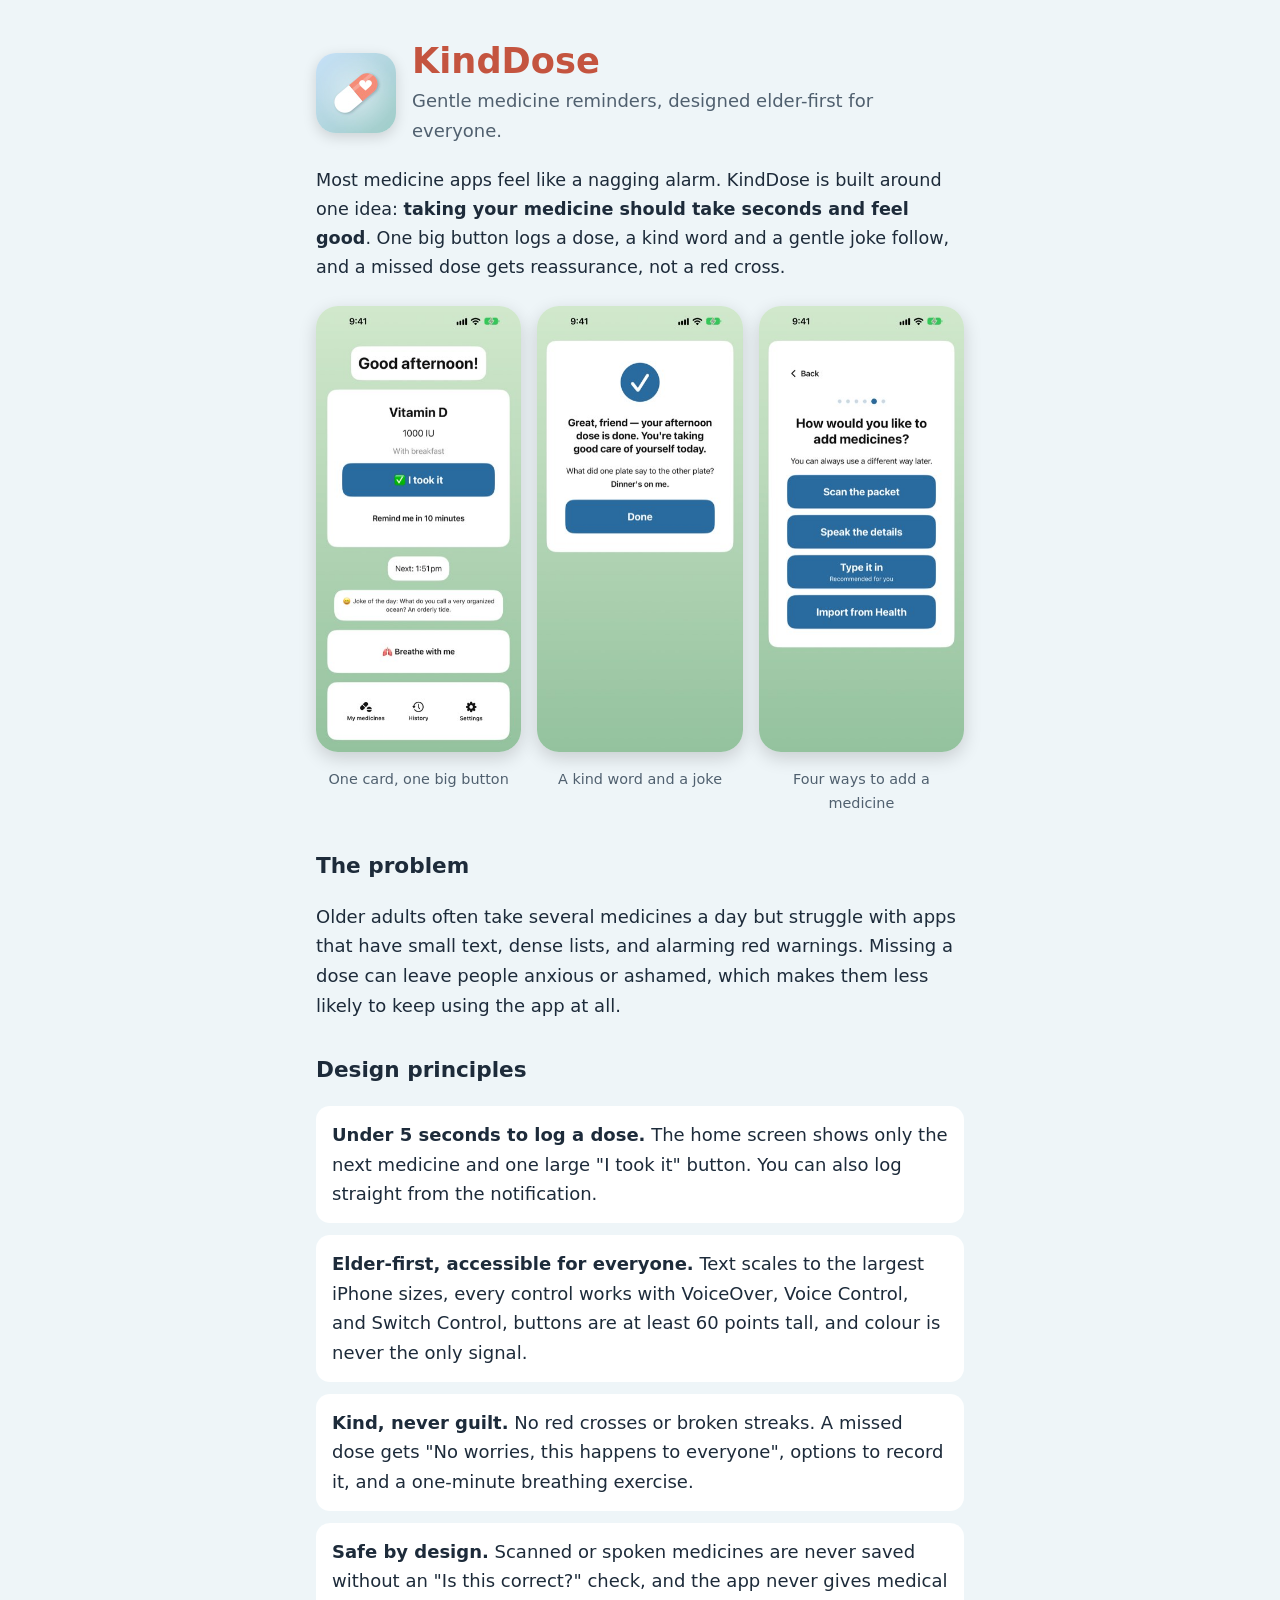
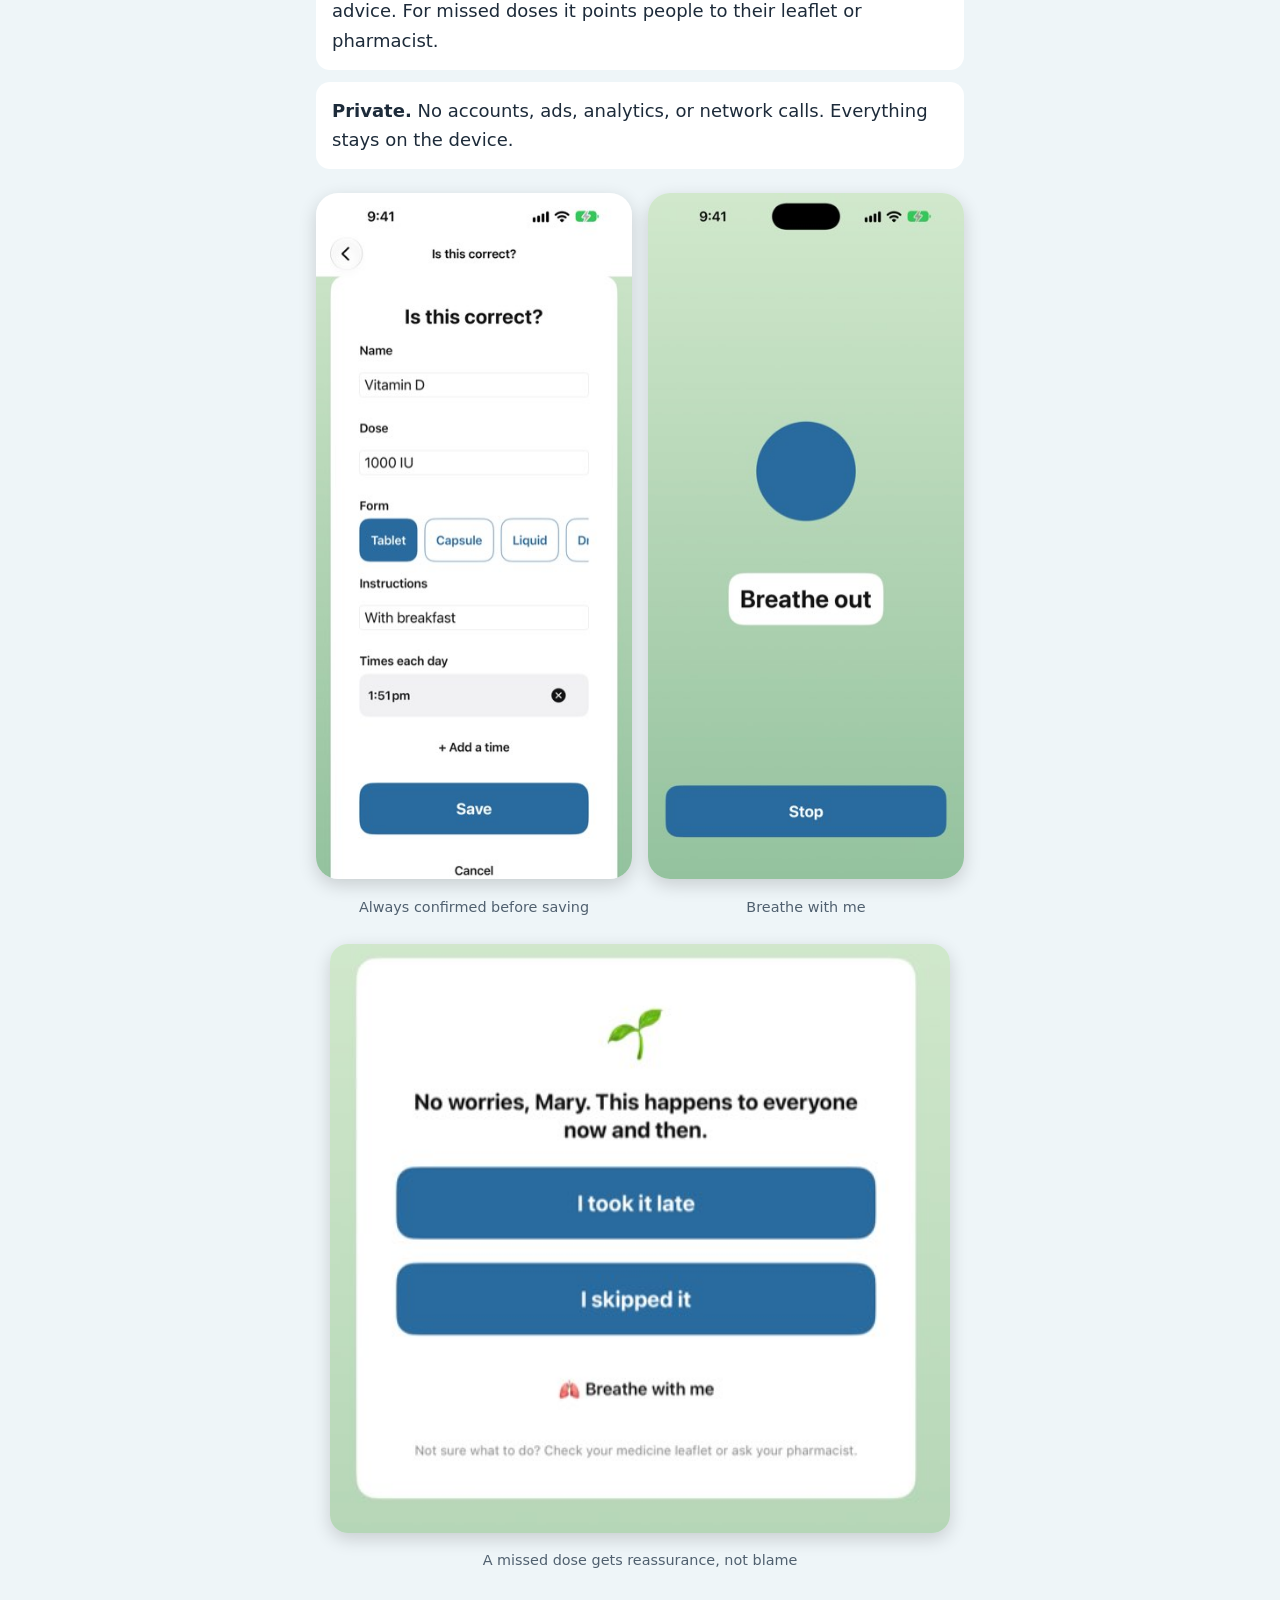
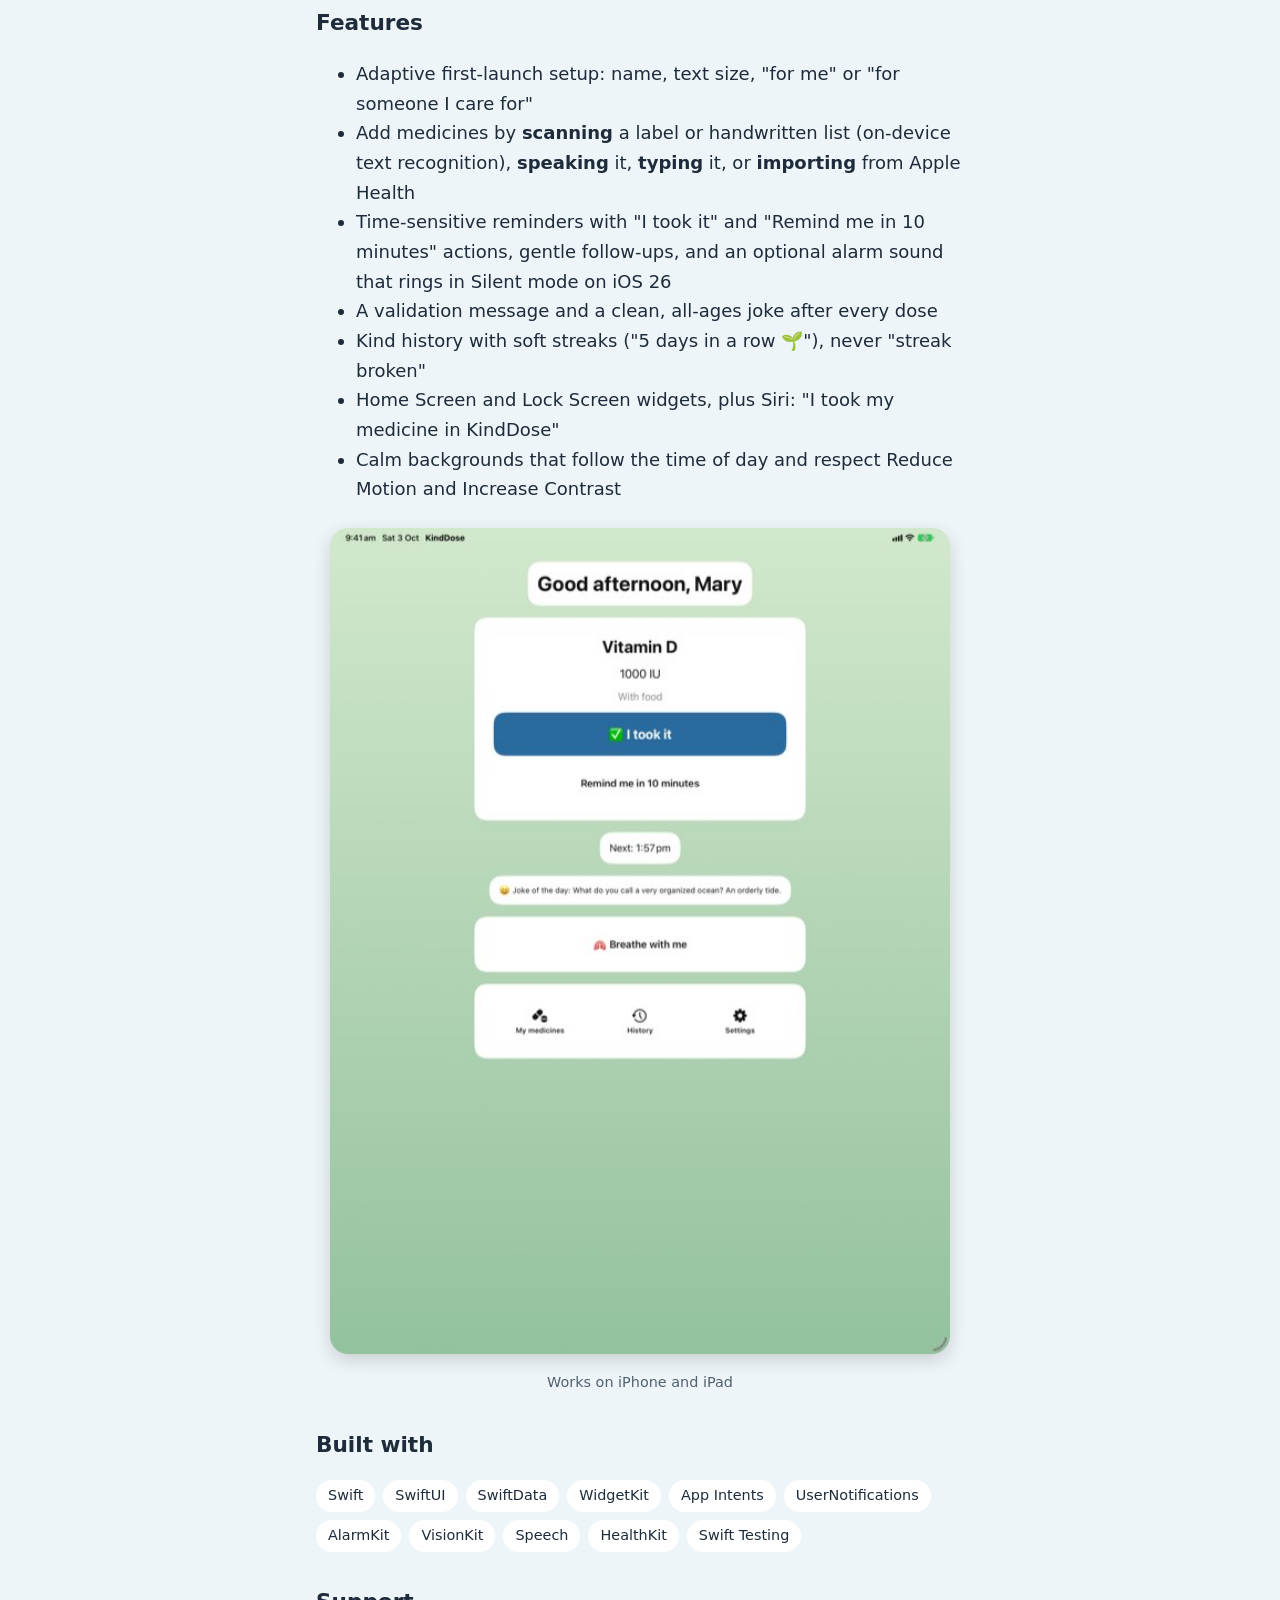
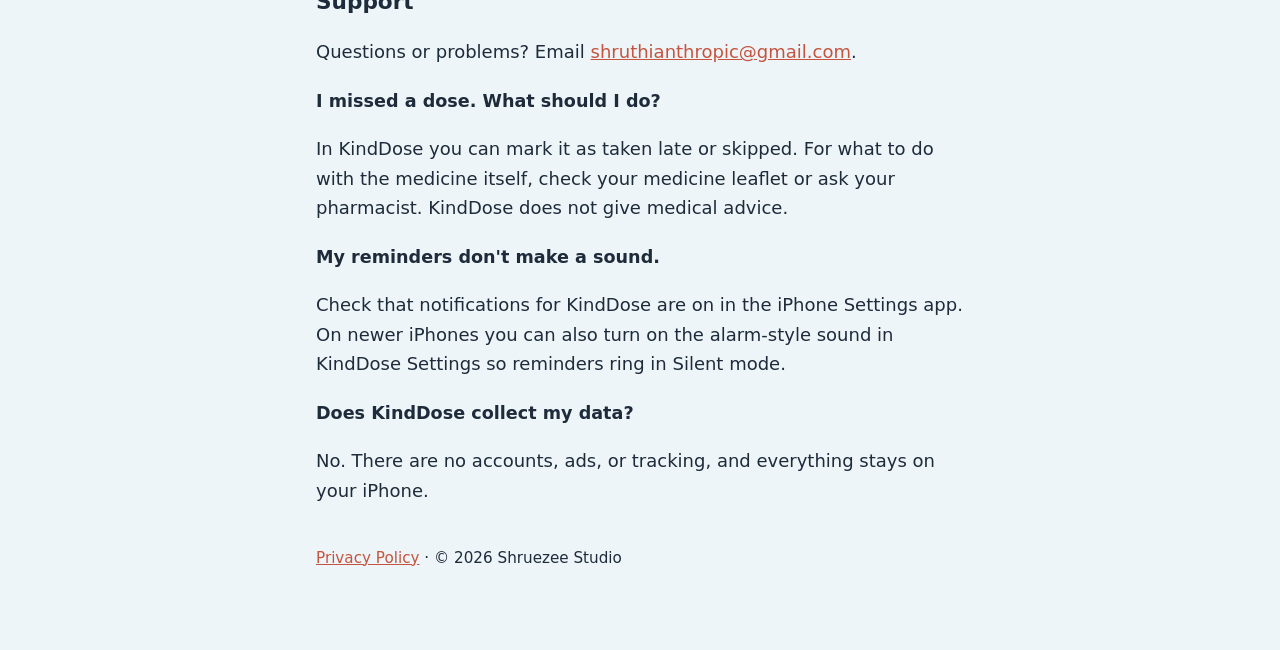
<file: index.html>
<!doctype html>
<html lang="en">
<head>
<meta charset="utf-8">
<meta name="viewport" content="width=device-width, initial-scale=1">
<title>KindDose – Gentle medicine reminders</title>
<meta name="description" content="KindDose is an elder-first, accessible iOS medicine reminder: one big button to log a dose, a kind word and a joke after, and no guilt when a dose is missed.">
<link rel="stylesheet" href="style.css">
</head>
<body>
<main>
  <header class="hero">
    <img src="images/app-icon.jpg" alt="KindDose app icon: a soft pill with a heart" class="icon">
    <div>
      <h1>KindDose</h1>
      <p class="sub">Gentle medicine reminders, designed elder-first for everyone.</p>
    </div>
  </header>

  <p class="lead">Most medicine apps feel like a nagging alarm. KindDose is built around one idea:
  <strong>taking your medicine should take seconds and feel good</strong>. One big button logs a dose,
  a kind word and a gentle joke follow, and a missed dose gets reassurance, not a red cross.</p>

  <div class="phones">
    <figure><img src="images/01-home.jpg" alt="Home screen showing the next medicine and a large I took it button"><figcaption>One card, one big button</figcaption></figure>
    <figure><img src="images/02-taken.jpg" alt="After logging: a check mark, a kind message, and a joke"><figcaption>A kind word and a joke</figcaption></figure>
    <figure><img src="images/03-add-ways.jpg" alt="Four ways to add a medicine: scan, speak, type, or import from Health"><figcaption>Four ways to add a medicine</figcaption></figure>
  </div>

  <h2>The problem</h2>
  <p>Older adults often take several medicines a day but struggle with apps that have small text,
  dense lists, and alarming red warnings. Missing a dose can leave people anxious or ashamed,
  which makes them less likely to keep using the app at all.</p>

  <h2>Design principles</h2>
  <ul class="cards">
    <li><strong>Under 5 seconds to log a dose.</strong> The home screen shows only the next medicine and one large "I took it" button. You can also log straight from the notification.</li>
    <li><strong>Elder-first, accessible for everyone.</strong> Text scales to the largest iPhone sizes, every control works with VoiceOver, Voice Control, and Switch Control, buttons are at least 60 points tall, and colour is never the only signal.</li>
    <li><strong>Kind, never guilt.</strong> No red crosses or broken streaks. A missed dose gets "No worries, this happens to everyone", options to record it, and a one-minute breathing exercise.</li>
    <li><strong>Safe by design.</strong> Scanned or spoken medicines are never saved without an "Is this correct?" check, and the app never gives medical advice. For missed doses it points people to their leaflet or pharmacist.</li>
    <li><strong>Private.</strong> No accounts, ads, analytics, or network calls. Everything stays on the device.</li>
  </ul>

  <div class="phones">
    <figure><img src="images/04-confirm.jpg" alt="Is this correct? confirmation form with name, dose, form, instructions and times"><figcaption>Always confirmed before saving</figcaption></figure>
    <figure><img src="images/05-breathe.jpg" alt="Breathing exercise with a calm circle and Breathe in prompt"><figcaption>Breathe with me</figcaption></figure>
  </div>

  <figure class="wide"><img src="images/06-missed.jpg" alt="Missed dose screen: No worries, Mary. This happens to everyone now and then, with I took it late, I skipped it, and Breathe with me"><figcaption>A missed dose gets reassurance, not blame</figcaption></figure>

  <h2>Features</h2>
  <ul>
    <li>Adaptive first-launch setup: name, text size, "for me" or "for someone I care for"</li>
    <li>Add medicines by <strong>scanning</strong> a label or handwritten list (on-device text recognition), <strong>speaking</strong> it, <strong>typing</strong> it, or <strong>importing</strong> from Apple Health</li>
    <li>Time-sensitive reminders with "I took it" and "Remind me in 10 minutes" actions, gentle follow-ups, and an optional alarm sound that rings in Silent mode on iOS 26</li>
    <li>A validation message and a clean, all-ages joke after every dose</li>
    <li>Kind history with soft streaks ("5 days in a row 🌱"), never "streak broken"</li>
    <li>Home Screen and Lock Screen widgets, plus Siri: "I took my medicine in KindDose"</li>
    <li>Calm backgrounds that follow the time of day and respect Reduce Motion and Increase Contrast</li>
  </ul>

  <figure class="wide"><img src="images/ipad-home.jpg" alt="KindDose home screen on iPad"><figcaption>Works on iPhone and iPad</figcaption></figure>

  <h2>Built with</h2>
  <p class="tags"><span>Swift</span><span>SwiftUI</span><span>SwiftData</span><span>WidgetKit</span><span>App Intents</span><span>UserNotifications</span><span>AlarmKit</span><span>VisionKit</span><span>Speech</span><span>HealthKit</span><span>Swift Testing</span></p>

  <h2>Support</h2>
  <p>Questions or problems? Email
  <a href="mailto:shruthianthropic@gmail.com">shruthianthropic@gmail.com</a>.</p>

  <h3>I missed a dose. What should I do?</h3>
  <p>In KindDose you can mark it as taken late or skipped. For what to do with the medicine
  itself, check your medicine leaflet or ask your pharmacist. KindDose does not give medical advice.</p>

  <h3>My reminders don't make a sound.</h3>
  <p>Check that notifications for KindDose are on in the iPhone Settings app. On newer iPhones you
  can also turn on the alarm-style sound in KindDose Settings so reminders ring in Silent mode.</p>

  <h3>Does KindDose collect my data?</h3>
  <p>No. There are no accounts, ads, or tracking, and everything stays on your iPhone.</p>

  <p class="foot"><a href="privacy.html">Privacy Policy</a> · © 2026 Shruezee Studio</p>
</main>
</body>
</html>
</file>
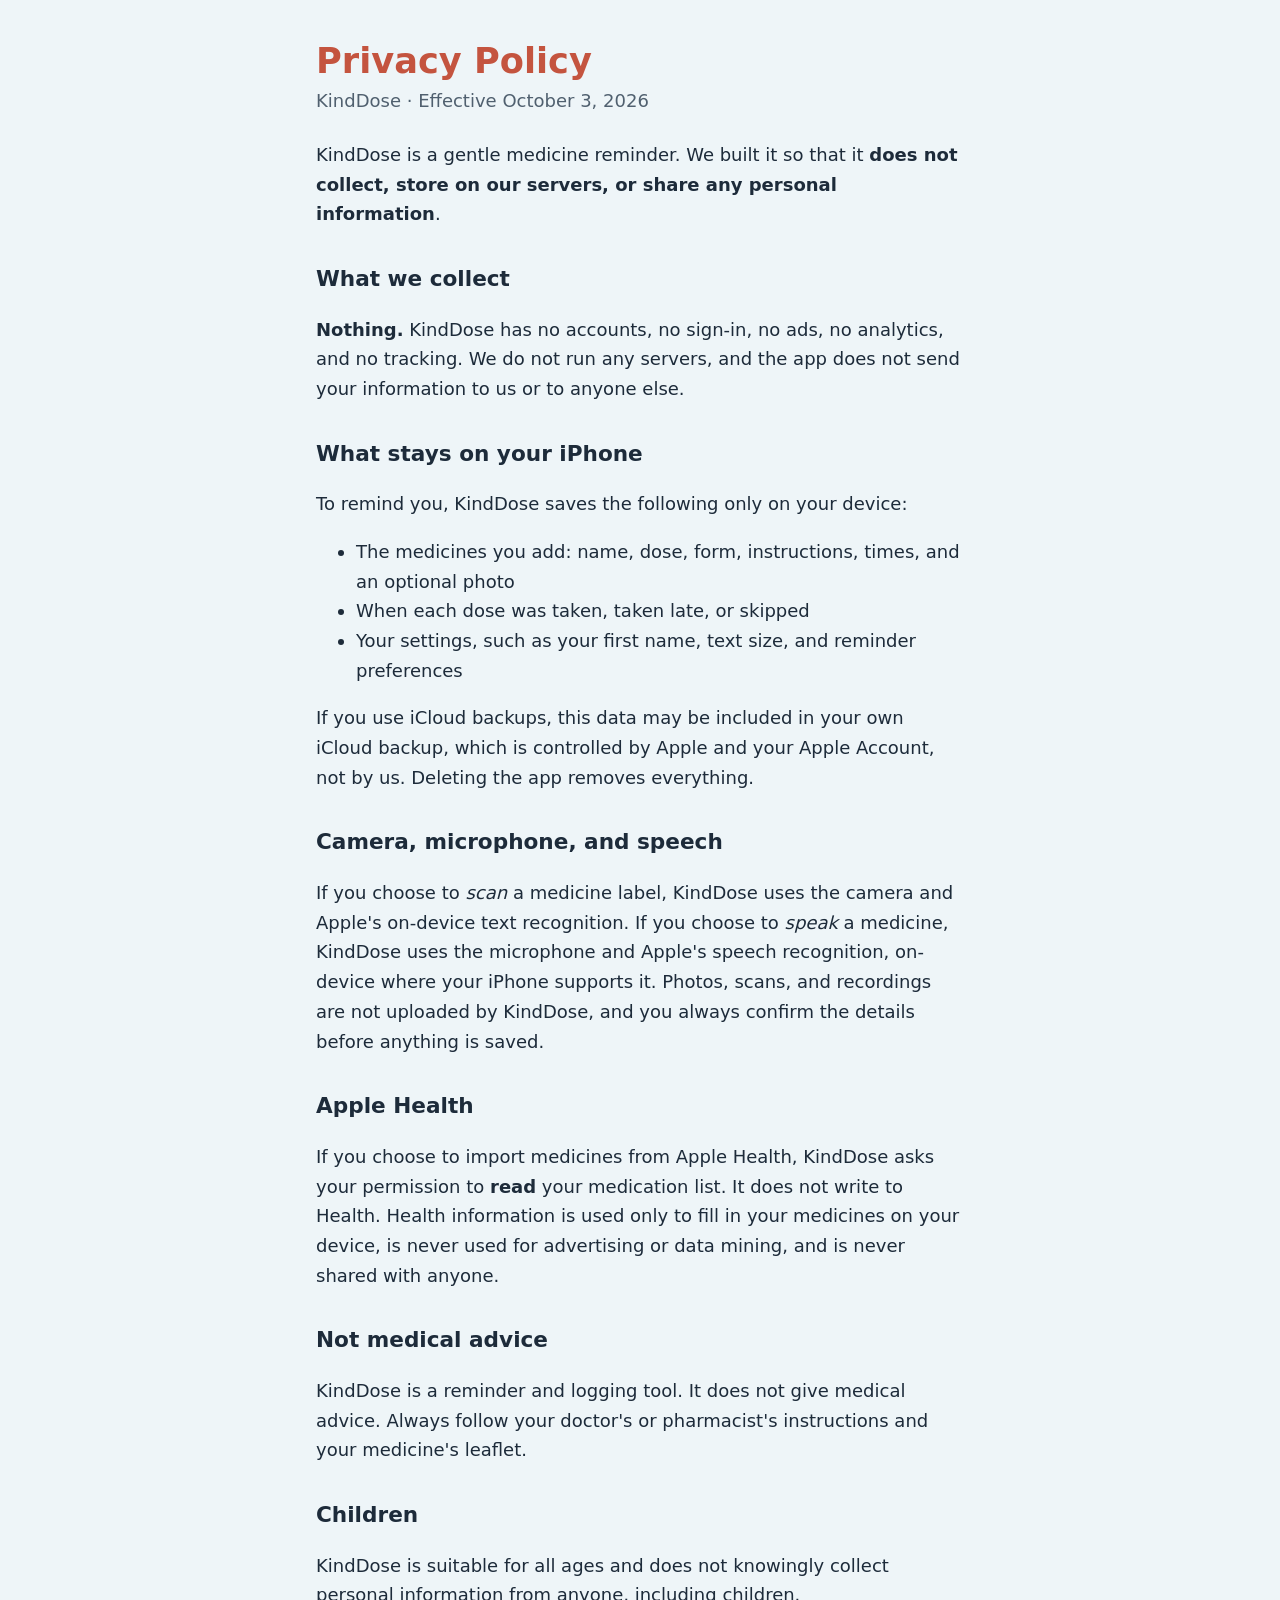
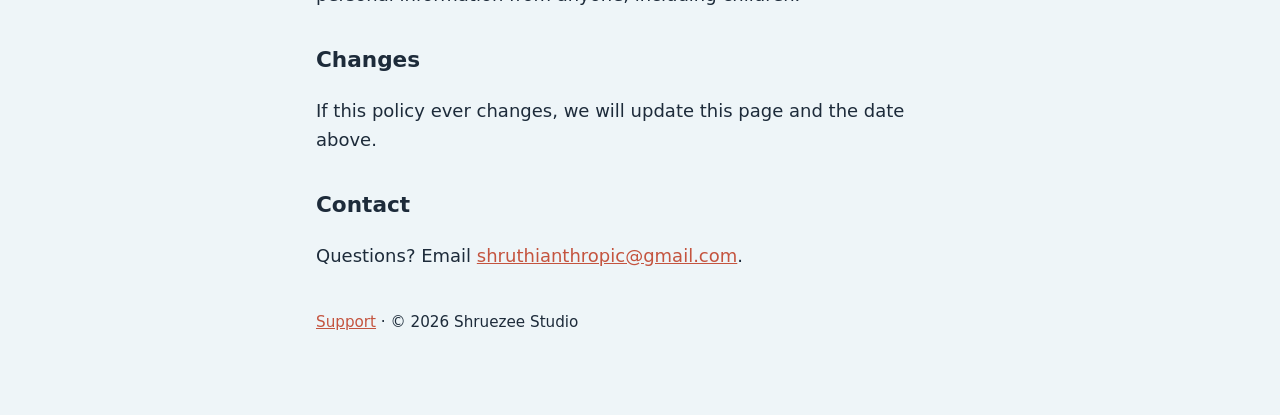
<file: privacy.html>
<!doctype html>
<html lang="en">
<head>
<meta charset="utf-8">
<meta name="viewport" content="width=device-width, initial-scale=1">
<title>KindDose – Privacy Policy</title>
<link rel="stylesheet" href="style.css">
</head>
<body>
<main>
  <h1>Privacy Policy</h1>
  <p class="sub">KindDose · Effective October 3, 2026</p>

  <p>KindDose is a gentle medicine reminder. We built it so that it
  <strong>does not collect, store on our servers, or share any personal information</strong>.</p>

  <h2>What we collect</h2>
  <p><strong>Nothing.</strong> KindDose has no accounts, no sign-in, no ads, no analytics, and
  no tracking. We do not run any servers, and the app does not send your information to us or
  to anyone else.</p>

  <h2>What stays on your iPhone</h2>
  <p>To remind you, KindDose saves the following only on your device:</p>
  <ul>
    <li>The medicines you add: name, dose, form, instructions, times, and an optional photo</li>
    <li>When each dose was taken, taken late, or skipped</li>
    <li>Your settings, such as your first name, text size, and reminder preferences</li>
  </ul>
  <p>If you use iCloud backups, this data may be included in your own iCloud backup, which is
  controlled by Apple and your Apple Account, not by us. Deleting the app removes everything.</p>

  <h2>Camera, microphone, and speech</h2>
  <p>If you choose to <em>scan</em> a medicine label, KindDose uses the camera and Apple's
  on-device text recognition. If you choose to <em>speak</em> a medicine, KindDose uses the
  microphone and Apple's speech recognition, on-device where your iPhone supports it. Photos,
  scans, and recordings are not uploaded by KindDose, and you always confirm the details before
  anything is saved.</p>

  <h2>Apple Health</h2>
  <p>If you choose to import medicines from Apple Health, KindDose asks your permission to
  <strong>read</strong> your medication list. It does not write to Health. Health information
  is used only to fill in your medicines on your device, is never used for advertising or data
  mining, and is never shared with anyone.</p>

  <h2>Not medical advice</h2>
  <p>KindDose is a reminder and logging tool. It does not give medical advice. Always follow
  your doctor's or pharmacist's instructions and your medicine's leaflet.</p>

  <h2>Children</h2>
  <p>KindDose is suitable for all ages and does not knowingly collect personal information
  from anyone, including children.</p>

  <h2>Changes</h2>
  <p>If this policy ever changes, we will update this page and the date above.</p>

  <h2>Contact</h2>
  <p>Questions? Email <a href="mailto:shruthianthropic@gmail.com">shruthianthropic@gmail.com</a>.</p>

  <p class="foot"><a href="index.html">Support</a> · © 2026 Shruezee Studio</p>
</main>
</body>
</html>
</file>
<file: style.css>
:root { --bg: #eef5f8; --ink: #1d2b3a; --soft: #50606f; --accent: #c4543f; --card: #ffffff; }
@media (prefers-color-scheme: dark) { :root { --bg: #121a2b; --ink: #eef2f8; --soft: #b4bfcd; --accent: #f59482; --card: #1d2638; } }
* { box-sizing: border-box; }
body { margin: 0; background: var(--bg); color: var(--ink); font: 18px/1.65 -apple-system, system-ui, sans-serif; }
main { max-width: 680px; margin: 0 auto; padding: 40px 16px 64px; }
h1 { color: var(--accent); font-size: 2.2rem; line-height: 1.2; margin: 0 0 4px; }
h2 { margin: 32px 0 8px; font-size: 1.35rem; }
h3 { margin: 20px 0 4px; font-size: 1.1rem; }
.sub { color: var(--soft); margin: 0 0 24px; }
a { color: var(--accent); }
.foot { margin-top: 40px; font-size: 0.95rem; }
.hero { display: flex; align-items: center; gap: 16px; margin-bottom: 20px; }
.hero h1 { margin: 0; }
.hero .sub { margin: 4px 0 0; }
.icon { width: 80px; height: 80px; border-radius: 20px; box-shadow: 0 4px 14px rgba(0,0,0,0.15); flex-shrink: 0; }
.lead { font-size: 1.1rem; }
.phones { display: grid; grid-template-columns: repeat(auto-fit, minmax(150px, 1fr)); gap: 16px; margin: 24px 0; }
figure { margin: 0; text-align: center; }
.phones img { width: 100%; border-radius: 22px; box-shadow: 0 6px 18px rgba(0,0,0,0.16); }
.wide { margin: 24px 0; }
.wide img { width: 100%; max-width: 620px; border-radius: 18px; box-shadow: 0 6px 18px rgba(0,0,0,0.16); }
figcaption { margin-top: 8px; font-size: 0.9rem; color: var(--soft); }
.cards { list-style: none; padding: 0; display: grid; gap: 12px; }
.cards li { background: var(--card); border-radius: 14px; padding: 14px 16px; }
.tags { display: flex; flex-wrap: wrap; gap: 8px; }
.tags span { background: var(--card); border-radius: 999px; padding: 4px 12px; font-size: 0.9rem; }
</file>
